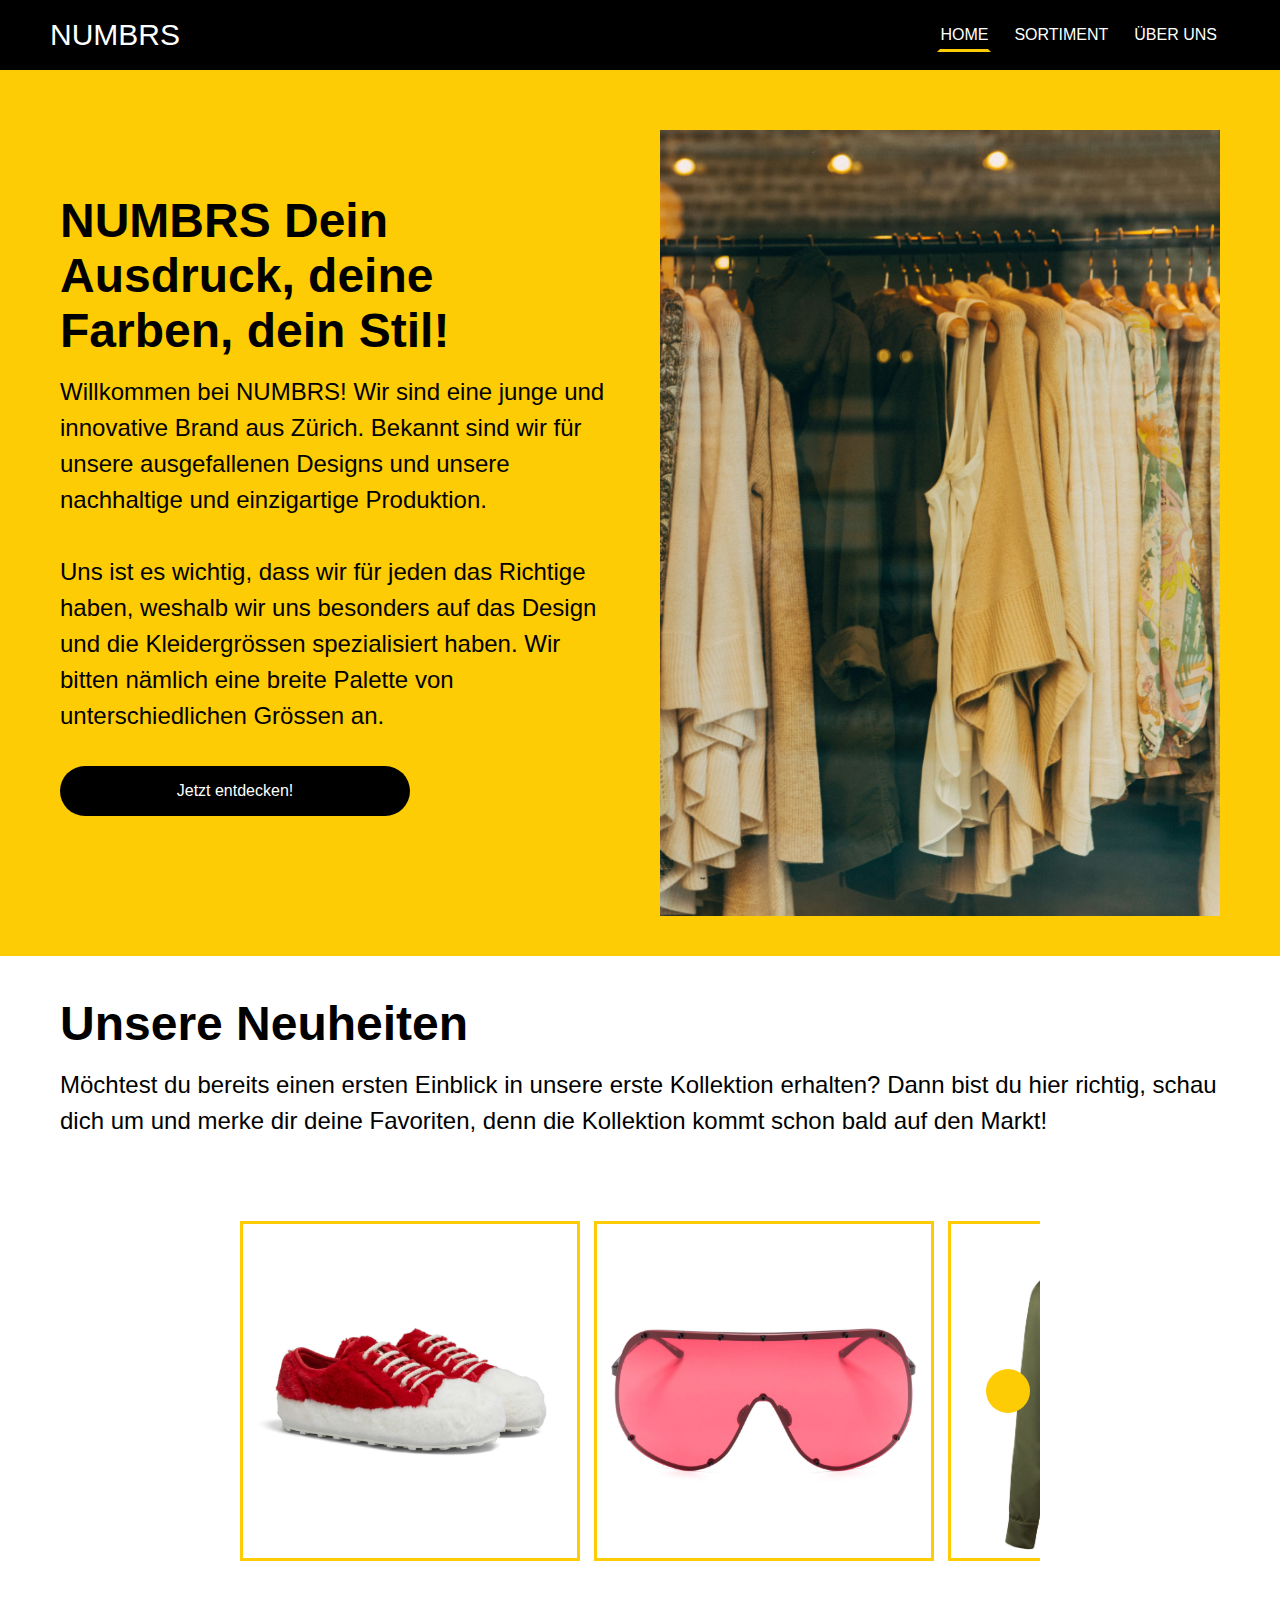
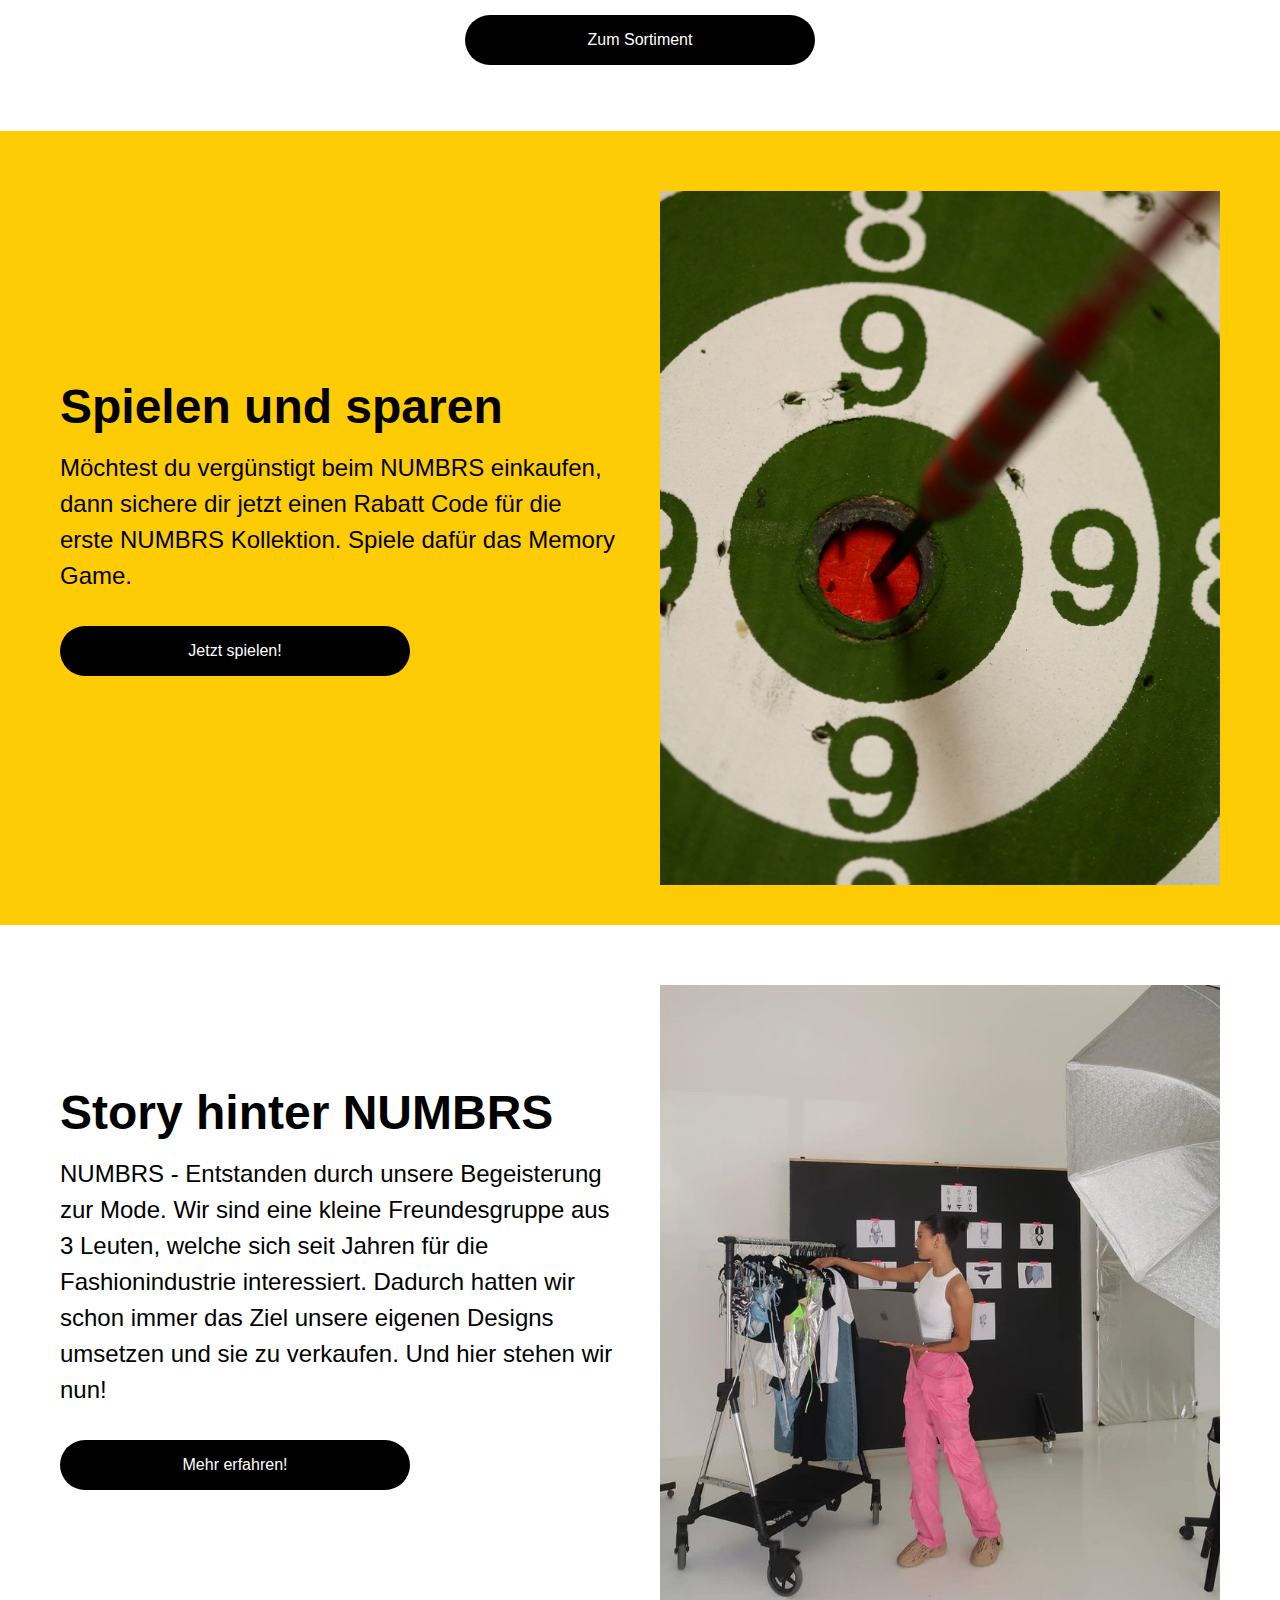
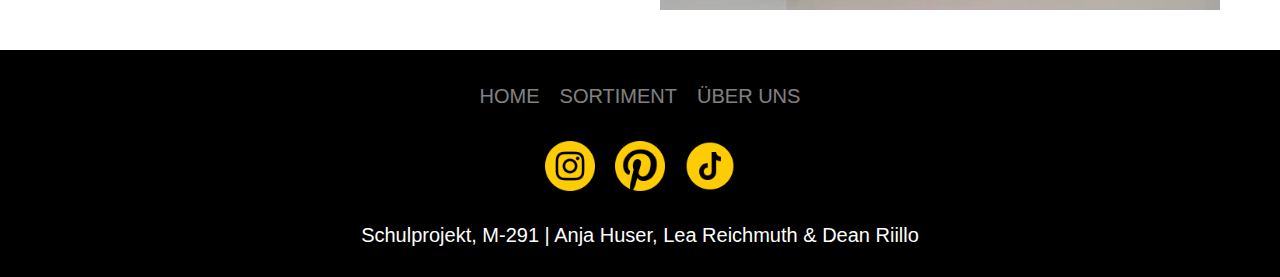
<file: index.html>
<!DOCTYPE html>
<html lang="en">
  <head>
    <!-- Meta Daten -->
    <meta charset="UTF-8" />
    <meta http-equiv="X-UA-Compatible" content="IE=edge" />
    <meta name="viewport" content="width=device-width, initial-scale=1.0" />

    <!-- CSS Verlinkungen -->
    <link rel="stylesheet" href="./css/common.css" />
    <link rel="stylesheet" href="./css/index.css" />

    <!-- JS Verlinkungen -->
    <script src="./js/index.js" defer></script>
    <title>NUMBRS Webshop</title>
  </head>
  <body>
    <header>
      <!-- Navigation -->
      <div class="logo">
        <a href="index.html">NUMBRS</a>
      </div>
      <input type="checkbox" id="nav_check" hidden />
      <nav>
        <ul class="navigation">
          <li>
            <a href="index.html" class="active">Home</a>
          </li>
          <li>
            <a href="sortiment.html">Sortiment</a>
          </li>
          <li>
            <a href="ueberuns.html">Über uns</a>
          </li>
        </ul>
      </nav>
      <label for="nav_check" class="hamburger">
        <div></div>
        <div></div>
        <div></div>
      </label>
    </header>

    <!-- Start Text und Bild -->
    <section class="section_yellow">
      <div class="container_yellow">
        <div class="column-left">
          <h1>NUMBRS Dein Ausdruck, deine Farben, dein Stil!</h1>
          <p>
            Willkommen bei NUMBRS! Wir sind eine junge und innovative Brand aus
            Zürich. Bekannt sind wir für unsere ausgefallenen Designs und unsere
            nachhaltige und einzigartige Produktion.
            <br /><br />
            Uns ist es wichtig, dass wir für jeden das Richtige haben, weshalb
            wir uns besonders auf das Design und die Kleidergrössen
            spezialisiert haben. Wir bitten nämlich eine breite Palette von
            unterschiedlichen Grössen an.
          </p>
          <button class="button_2">
            <a class="button_2" href="index.html#anker1">Jetzt entdecken!</a>
          </button>
          <br />
        </div>
        <div class="column-right">
          <img
            class="image_yellow"
            src="./images/Header_Bild_2.jpg"
            alt="illustration"
          />
        </div>
      </div>
    </section>

    <!-- Neuheiten / Sortiment-->
    <section class="neuheit-slider" id="anker1">
      <section class="section_white">
        <div class="container_white">
          <div class="column-left">
            <h1>Unsere Neuheiten</h1>
            <p>
              Möchtest du bereits einen ersten Einblick in unsere erste
              Kollektion erhalten? Dann bist du hier richtig, schau dich um und
              merke dir deine Favoriten, denn die Kollektion kommt schon bald
              auf den Markt!
            </p>
          </div>
        </div>
      </section>

      <!-- Slideshow -->
      <section class="slideshow-container">
        <div class="slideshow-inner">
          <section>
            <div class="wrapper">
              <i id="left" class="fa-solid fa-angle-left"></i>
              <div class="carousel">
                <img
                  src="./images/numbrs kickz.webp"
                  alt="img"
                  draggable="false"
                />
                <img
                  src="./images/numbrs glasses.webp"
                  alt="img"
                  draggable="false"
                />
                <img
                  src="./images/numbrs jacket.webp"
                  alt="img"
                  draggable="false"
                />
                <img
                  src="./images/numbrs denim 2.png"
                  alt="img"
                  draggable="false"
                />
                <img
                  src="./images/numbrs sweater.png"
                  alt="img"
                  draggable="false"
                />
                <img
                  src="./images/numbrs shorts.webp"
                  alt="img"
                  draggable="false"
                />
                <img
                  src="./images/numbrs cases.webp"
                  alt="img"
                  draggable="false"
                />
                <img
                  src="./images/numbrs paris.png"
                  alt="img"
                  draggable="false"
                />
                <img
                  src="./images/numbrs Denim 1.webp"
                  alt="img"
                  draggable="false"
                />
              </div>
              <i id="right" class="fa-solid fa-angle-right"></i>
            </div>
            <br />
            <br />
            <br />
          </section>
          <button class="button_1">
            <a class="button_1" href="sortiment.html">Zum Sortiment</a>
          </button>
          <br />
          <br />
          <br />
        </div>
      </section>
    </section>

    <!-- Spielen und sparen -->
    <section class="section_yellow">
      <div class="container_yellow">
        <div class="column-left">
          <h1>Spielen und sparen</h1>
          <p>
            Möchtest du vergünstigt beim NUMBRS einkaufen, dann sichere dir
            jetzt einen Rabatt Code für die erste NUMBRS Kollektion. Spiele
            dafür das Memory Game.
          </p>
          <button class="button_2">
            <a class="button_2" href="ueberuns.html">Jetzt spielen!</a>
          </button>
        </div>
        <div class="column-right">
          <img
            src="./images/spielen.jpg"
            alt="illustration"
            class="image_yellow"
          />
        </div>
      </div>
    </section>

    <!-- Team / Über uns -->
    <section class="section_white">
      <div class="container_white">
        <div class="column-left">
          <h1>Story hinter NUMBRS</h1>
          <p>
            NUMBRS - Entstanden durch unsere Begeisterung zur Mode. Wir sind
            eine kleine Freundesgruppe aus 3 Leuten, welche sich seit Jahren für
            die Fashionindustrie interessiert. Dadurch hatten wir schon immer
            das Ziel unsere eigenen Designs umsetzen und sie zu verkaufen. Und
            hier stehen wir nun!
          </p>
          <button class="button_1">
            <a class="button_1" href="ueberuns.html#anker2">Mehr erfahren!</a>
          </button>
        </div>
        <div class="column-right">
          <img
            src="./images/Team_Bild_1.jpg"
            alt="illustration"
            class="image_white"
          />
        </div>
      </div>
    </section>

    <!-- Footer -->
    <footer class="footer">
      <!-- Page Links -->
      <ul class="menu">
        <li class="menu-elem">
          <a href="index.html" class="menu-icon">HOME</a>
        </li>
        <li class="menu-elem">
          <a href="sortiment.html" class="menu-icon">SORTIMENT</a>
        </li>
        <li class="menu-elem">
          <a href="ueberuns.html" class="menu-icon">ÜBER UNS</a>
        </li>
      </ul>
      <br />
      <!-- Social Media Icons -->
      <ul class="social-icons">
        <li class="social-icon">
          <a href="https://www.instagram.com/numbrsbydean/" class="app-icon">
            <img src="./images/instagram.png" alt="Instagram" />
          </a>
        </li>
        <li class="social-icon">
          <a href="https://ch.pinterest.com/deanischcool/" class="app-icon">
            <img src="./images/pinterest-logo.png" alt="Pinterest" />
          </a>
        </li>
        <li class="social-icon">
          <a href="https://www.tiktok.com/@punx_club" class="app-icon">
            <img src="./images/tick-tack.png" alt="Tik Tok" />
          </a>
        </li>
      </ul>
      <br />
      <p class="text_footer">
        Schulprojekt, M-291 | Anja Huser, Lea Reichmuth & Dean Riillo
      </p>
    </footer>
  </body>
</html>
</file>
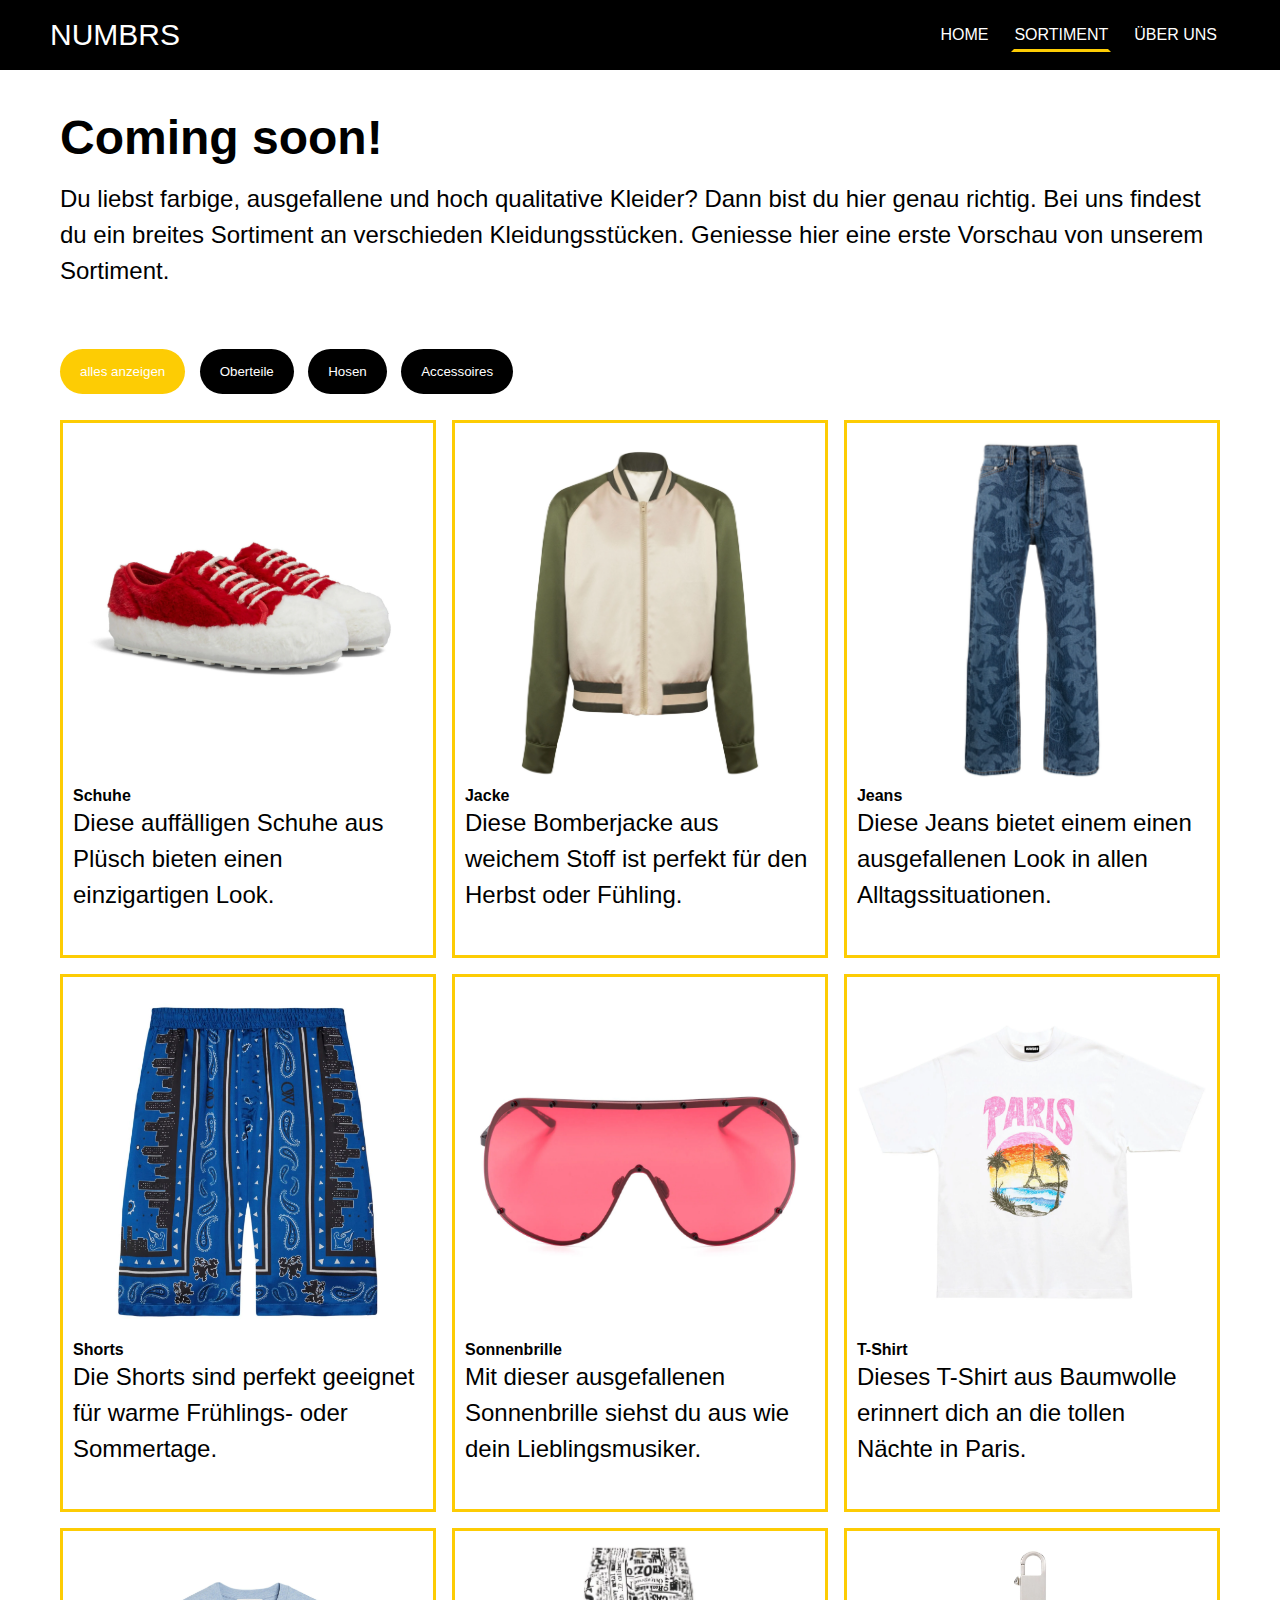
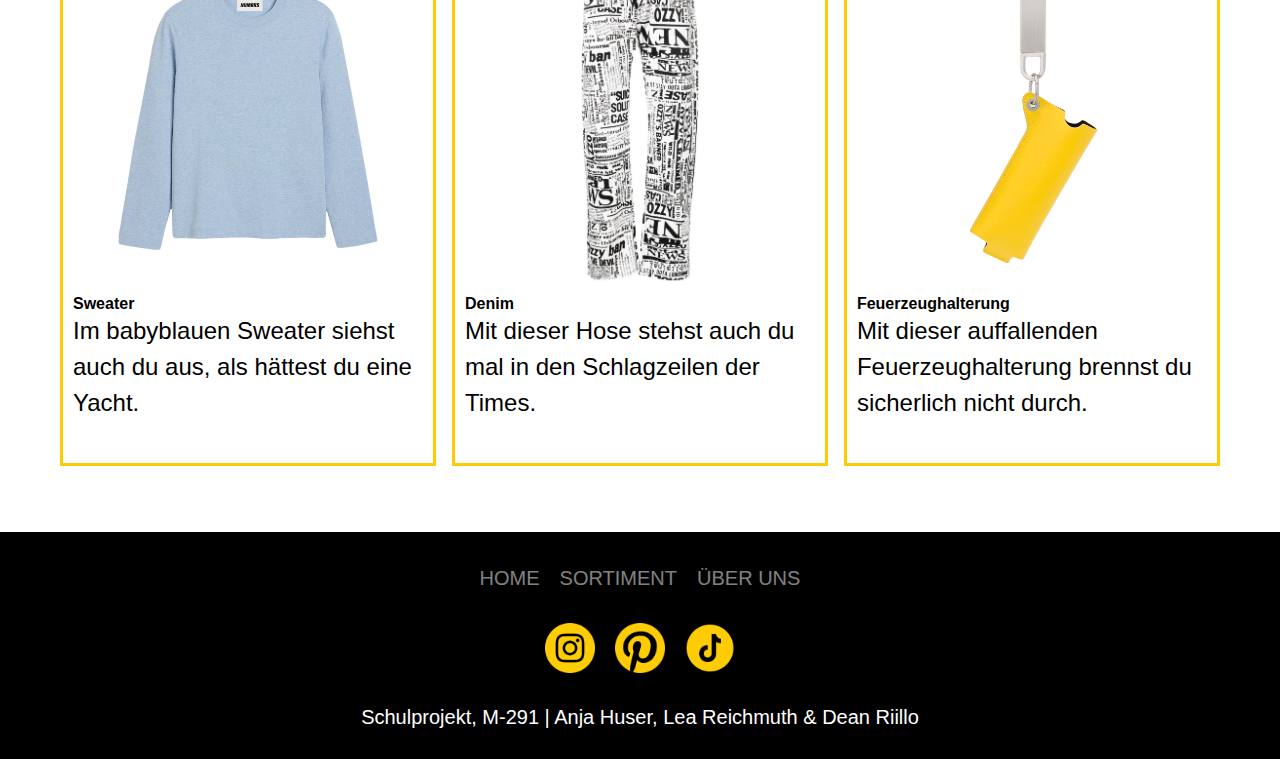
<file: sortiment.html>
<!DOCTYPE html>
<html lang="en">
  <head>
    <!-- Meta Daten -->
    <meta charset="UTF-8" />
    <meta http-equiv="X-UA-Compatible" content="IE=edge" />
    <meta name="viewport" content="width=device-width, initial-scale=1.0" />
    
    <!-- CSS Verlinkungen -->
    <link rel="stylesheet" href="./css/common.css" />
    <link rel="stylesheet" href="./css/sortiment.css" />

    <!-- JS Verlinkungen -->
    <script src="./js/sortiment.js" defer></script>
    <title>NUMBRS Webshop</title>
  </head>
  <body>
    <header>
      <!-- Navigation -->
      <div class="logo">
        <a href="index.html">NUMBRS</a>
      </div>
      <input type="checkbox" id="nav_check" hidden />
      <nav>
        <ul class="navigation">
          <li>
            <a href="index.html">Home</a>
          </li>
          <li>
            <a href="sortiment.html" class="active">Sortiment</a>
          </li>
          <li>
            <a href="ueberuns.html">Über uns</a>
          </li>
        </ul>
      </nav>
      <label for="nav_check" class="hamburger">
        <div></div>
        <div></div>
        <div></div>
      </label>
    </header>

    <!-- Text -->
    <div class="main">
    <section class="section_white">
      <div class="container_white">
        <div class="column-left">
          <h1>Coming soon!</h1>
          <p>
            Du liebst farbige, ausgefallene und hoch qualitative Kleider? Dann bist du hier genau richtig. Bei uns findest du ein breites Sortiment an verschieden Kleidungsstücken. Geniesse hier eine erste Vorschau von unserem Sortiment. 
          </p>
      <br />

      <!-- Filter Funktion -->
      <div id="btnContainer">
        <button class="btn active" onclick="filterSelection('all')">
          alles anzeigen
        </button>
        <button class="btn" onclick="filterSelection('oberteile')">
          Oberteile
        </button>
        <button class="btn" onclick="filterSelection('hosen')">Hosen</button>
        <button class="btn" onclick="filterSelection('accessoires')">
          Accessoires
        </button>
      </div>

      <!-- Sortiment -->
      <div class="row">
        <div class="column accessoires">
          <div class="content">
            <img
              src="images/numbrs kickz.webp"
              alt="Schuhe"
              style="width: 100%"
            />
            <h4>Schuhe</h4>
            <p>Diese auffälligen Schuhe aus Plüsch bieten einen einzigartigen Look.</p>
          </div>
        </div>
        <div class="column oberteile">
          <div class="content">
            <img
              src="images/numbrs jacket.webp"
              alt="Jacke"
              style="width: 100%"
            />
            <h4>Jacke</h4>
            <p>Diese Bomberjacke aus weichem Stoff ist perfekt für den Herbst oder Fühling. </p>
          </div>
        </div>
        <div class="column hosen">
          <div class="content">
            <img
              src="images/numbrs denim 2.png"
              alt="Jeans"
              style="width: 100%"
            />
            <h4>Jeans</h4>
            <p>Diese Jeans bietet einem einen ausgefallenen Look in allen Alltagssituationen.</p>
          </div>
        </div>

        <div class="column hosen">
          <div class="content">
            <img
              src="images/numbrs shorts.webp"
              alt="Shorts"
              style="width: 100%"
            />
            <h4>Shorts</h4>
            <p>Die Shorts sind perfekt geeignet für warme Frühlings- oder Sommertage.</p>
          </div>
        </div>
        <div class="column accessoires">
          <div class="content">
            <img
              src="images/numbrs glasses.webp"
              alt="Sonnenbrille"
              style="width: 100%"
            />
            <h4>Sonnenbrille</h4>
            <p>Mit dieser ausgefallenen Sonnenbrille siehst du aus wie dein Lieblingsmusiker.</p>
          </div>
        </div>
        <div class="column oberteile">
          <div class="content">
            <img
              src="images/numbrs paris.png"
              alt="T-Shirt"
              style="width: 100%"
            />
            <h4>T-Shirt</h4>
            <p>Dieses T-Shirt  aus Baumwolle erinnert dich an die tollen Nächte in Paris.</p>
          </div>
        </div>

        <div class="column oberteile">
          <div class="content">
            <img
              src="images/numbrs sweater.png"
              alt="Sweater"
              style="width: 100%"
            />
            <h4>Sweater</h4>
            <p>Im babyblauen Sweater siehst auch du aus, als hättest du eine Yacht.</p>
          </div>
        </div>
        <div class="column hosen">
          <div class="content">
            <img src="images/numbrs Denim 1.webp" alt="Denim" style="width: 100%" />
            <h4>Denim</h4>
            <p>Mit dieser Hose stehst auch du mal in den Schlagzeilen der Times.</p>
          </div>
        </div>
        <div class="column accessoires">
          <div class="content">
            <img src="images/numbrs cases.webp" alt="Feuerzeughalterung" style="width: 100%" />
            <h4>Feuerzeughalterung</h4>
            <p>Mit dieser auffallenden Feuerzeughalterung brennst du sicherlich nicht durch.</p>
          </div>
        </div>
      </div>
    </div>
  </div>
  </section>
  
  <!-- Footer -->
  <footer class="footer">
    <!-- Page Links -->
    <ul class="menu">
      <li class="menu-elem">
        <a href="index.html" class="menu-icon">HOME</a>
      </li>
      <li class="menu-elem">
        <a href="sortiment.html" class="menu-icon">SORTIMENT</a>
      </li>
      <li class="menu-elem">
        <a href="ueberuns.html" class="menu-icon">ÜBER UNS</a>
      </li>
    </ul>
    <br />
    <!-- Social Media Icons -->
    <ul class="social-icons">
      <li class="social-icon">
        <a href="https://www.instagram.com/numbrsbydean/" class="app-icon">
          <img src="./images/instagram.png" alt="Instagram" />
        </a>
      </li>
      <li class="social-icon">
        <a href="https://ch.pinterest.com/deanischcool/" class="app-icon">
          <img src="./images/pinterest-logo.png" alt="Pinterest" />
        </a>
      </li>
      <li class="social-icon">
        <a href="https://www.tiktok.com/@punx_club" class="app-icon">
          <img src="./images/tick-tack.png" alt="Tik Tok" />
        </a>
      </li>
    </ul>
    <br />
    <p class="text_footer">
      Schulprojekt, M-291 | Anja Huser, Lea Reichmuth & Dean Riillo
    </p>
  </footer>
</body>
</html>
</file>
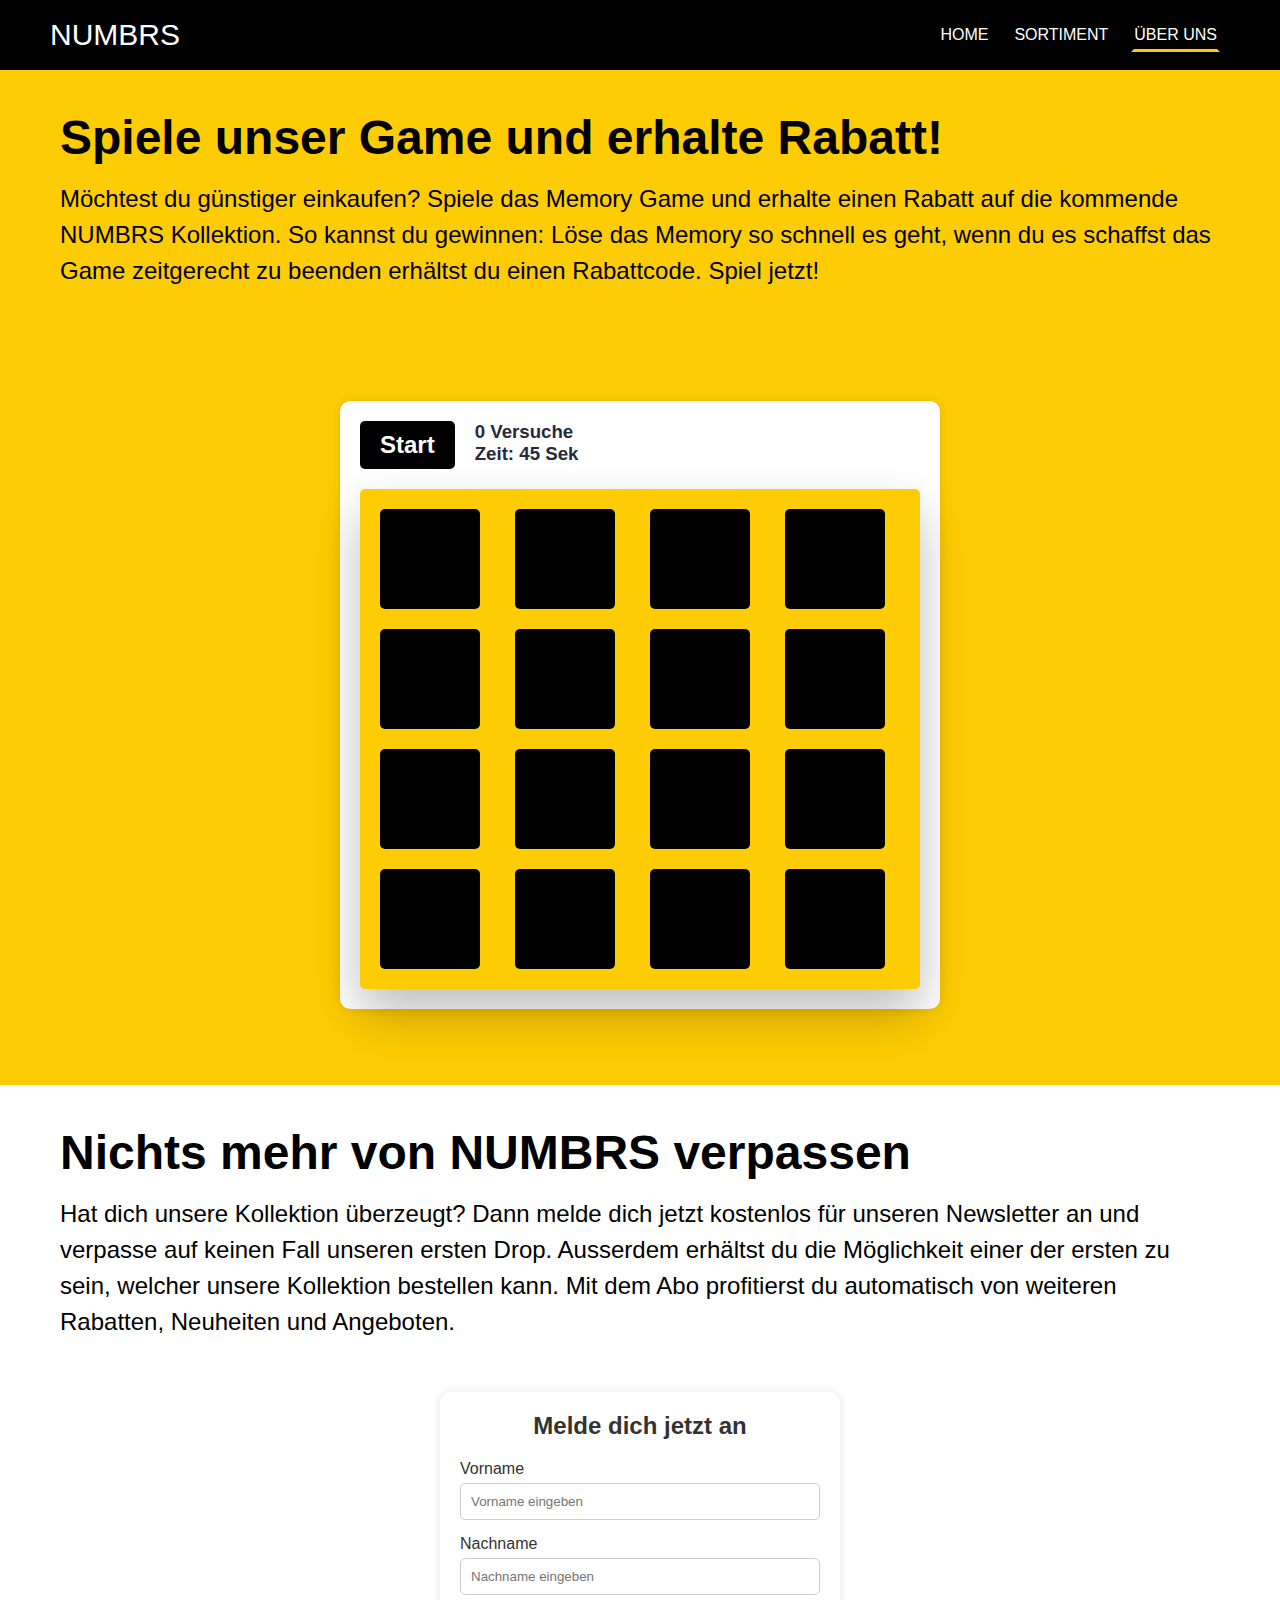
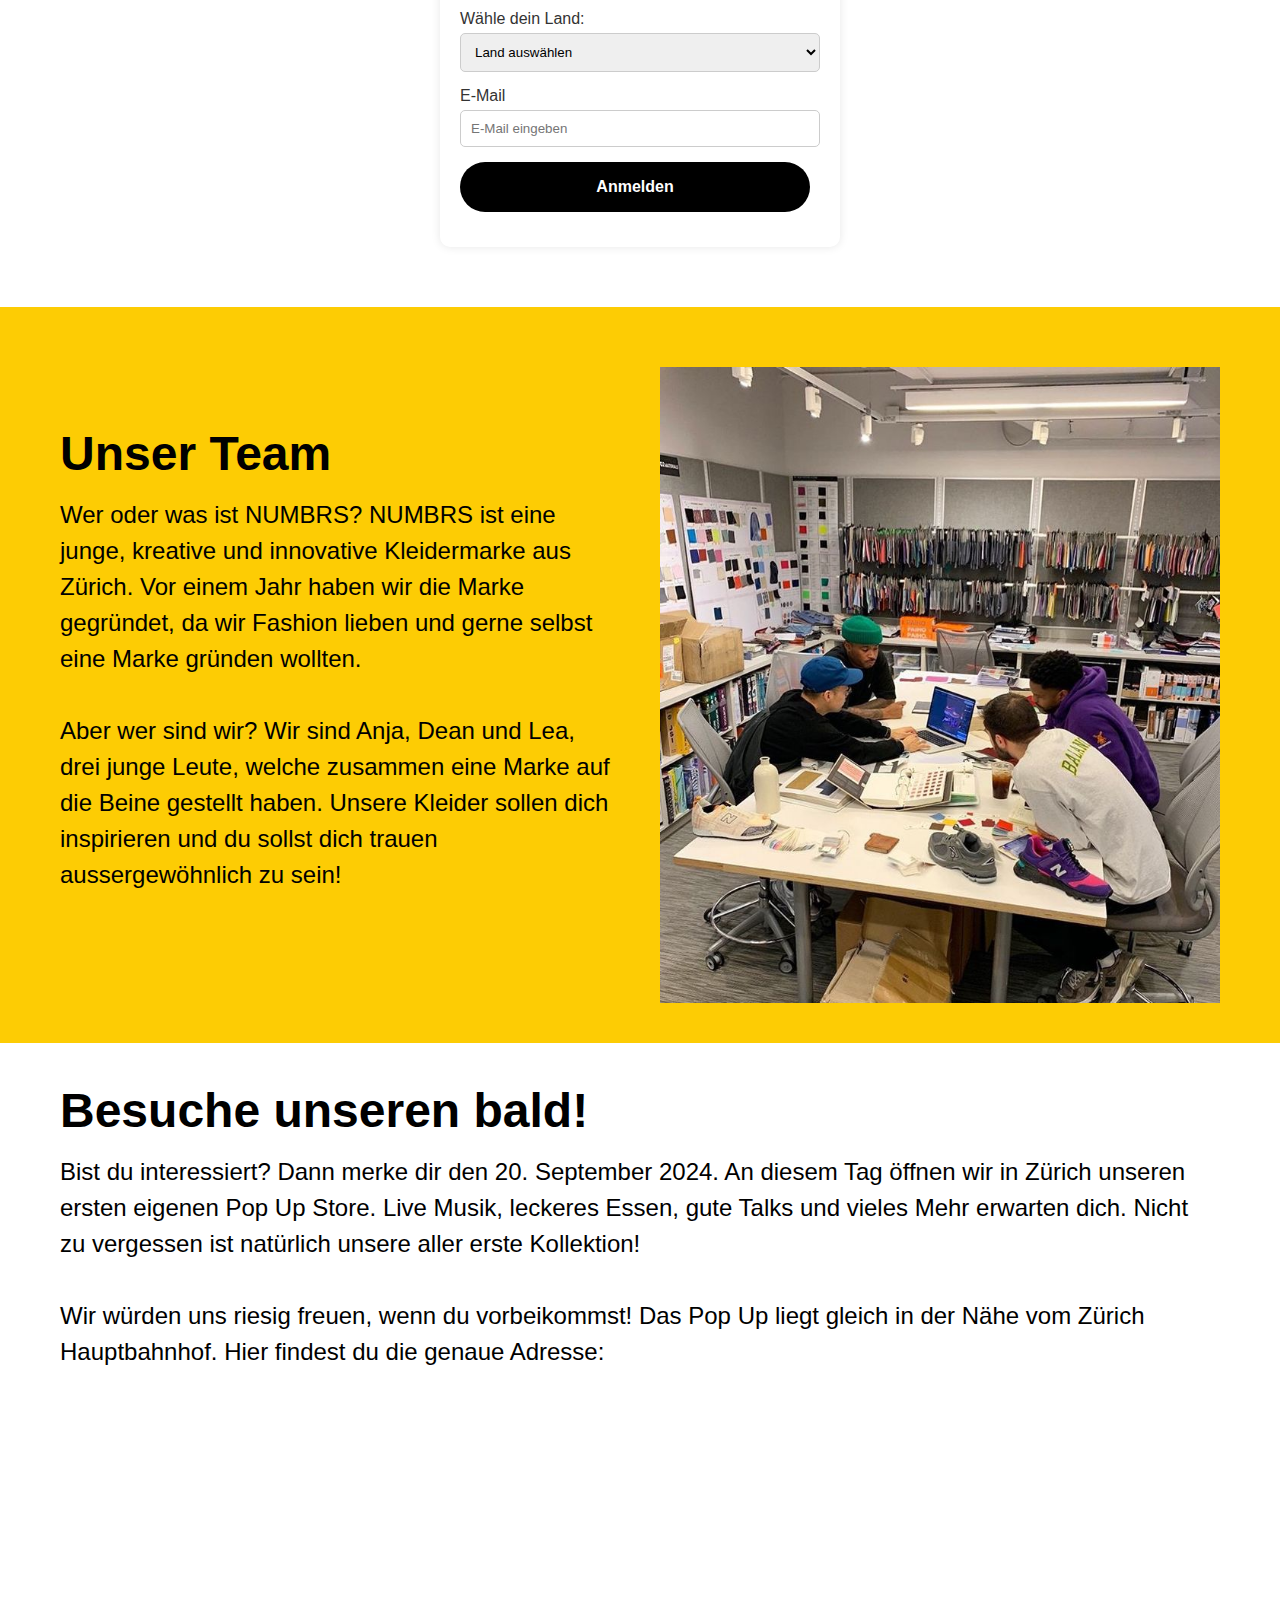
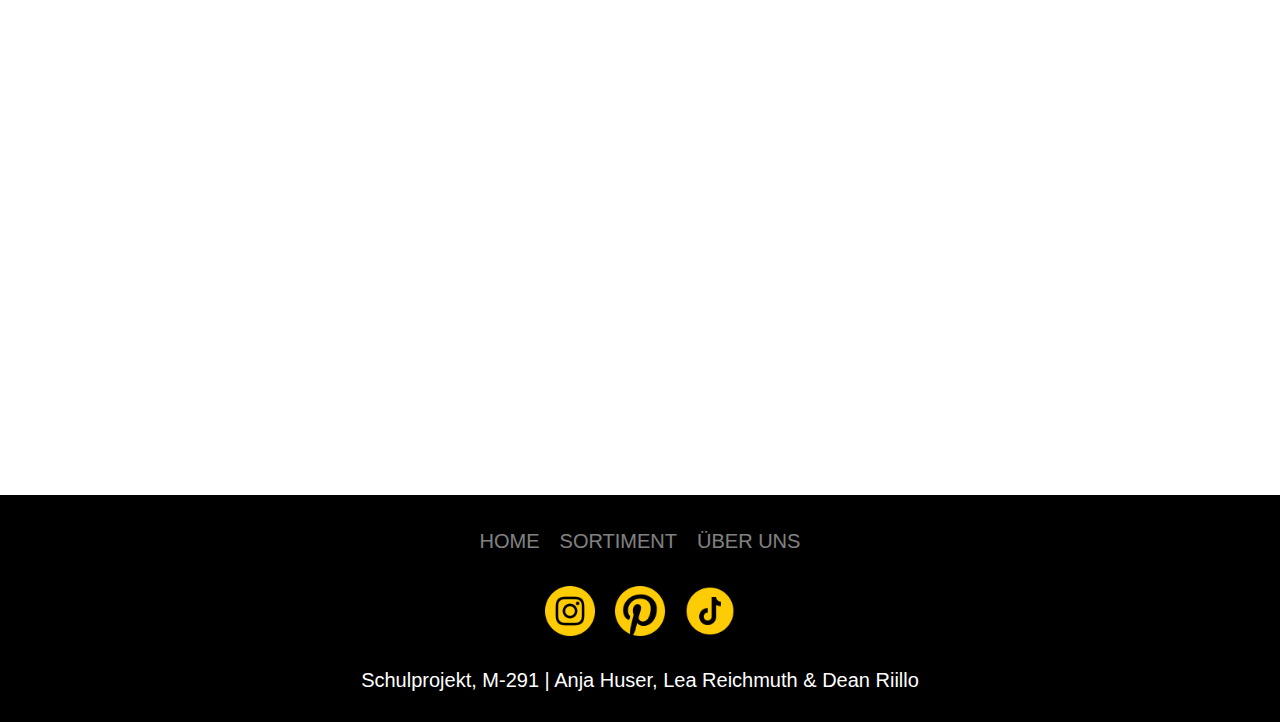
<file: ueberuns.html>
<!DOCTYPE html>
<html lang="en">
  <head>
    <!-- Metadata für die HTML-Seite -->
    <meta charset="UTF-8" />
    <meta http-equiv="X-UA-Compatible" content="IE=edge" />
    <meta name="viewport" content="width=device-width, initial-scale=1.0" />
    
    <!-- Einbindung von CSS-Dateien -->
    <link rel="stylesheet" href="./css/common.css" />
    <link rel="stylesheet" href="./css/ueberuns.css" />
    <link rel="stylesheet" href="./css/game.css" />

    <!-- Einbindung von JavaScript-Dateien -->
    <script src="./js/ueberuns.js" defer></script>
    <script src="./js/databaseClient.js" defer></script>
    <script src="./js/game.js" defer></script>
    <title>NUMBRS Webshop</title>
  </head>
  <body>
    <header>
      <!-- Logo und Navigation -->
      <div class="logo">
        <a href="index.html">NUMBRS</a>
      </div>
      <input type="checkbox" id="nav_check" hidden />
      <nav>
        <ul class="navigation">
          <li>
            <a href="index.html">Home</a>
          </li>
          <li>
            <a href="sortiment.html">Sortiment</a>
          </li>
          <li>
            <a href="ueberuns.html" class="active">Über uns</a>
          </li>
        </ul>
      </nav>
      <label for="nav_check" class="hamburger">
        <div></div>
        <div></div>
        <div></div>
      </label>
    </header>

    <!-- Textinfo für Game -->
    <section class="section_yellow">
      <div class="container_yellow">
        <div class="column-left">
          <h1>Spiele unser Game und erhalte Rabatt!</h1>
          <p>
            Möchtest du günstiger einkaufen? Spiele das Memory Game und erhalte einen Rabatt auf die kommende NUMBRS Kollektion. So kannst du gewinnen: Löse das Memory so schnell es geht, wenn du es schaffst das Game zeitgerecht zu beenden erhältst du einen Rabattcode. Spiel jetzt!
          </p>
        </div>
      </div>
    </section>

    <!-- Game -->
    <section class="section_yellow">
      <div class="container_yellow">
        <div class="column-left">
          <div class="game">
            <!-- Start Button und Counter -->
            <div class="controls">
              <button>Start</button>
              <div class="stats">
                <div class="moves">0 Versuche</div>
                <div class="timer">Zeit: 45 Sek</div>
              </div>
            </div>
            <!-- Board für gewinnen und verlieren -->
            <div class="board-container">
              <div class="board" data-dimension="4"></div>
              <div class="win">Du hast gewonnen!</div>
              <div class="lose win">
                <span class="lose-text">
                  Du hast verloren!<br />
                  <button class="restart">Neustart</button>
                </span>
              </div>
            </div>
          </div>
        </div>
      </div>
    </br>
  </br>
    </section>

    <!-- Textinfo für Newsletteranmeldung -->
    <section class="section_white">
      <div class="container_white">
        <div class="column-left">
          <h1>Nichts mehr von NUMBRS verpassen</h1>
          <p>
            Hat dich unsere Kollektion überzeugt? Dann melde dich jetzt kostenlos für unseren Newsletter an und verpasse auf keinen Fall unseren ersten Drop. Ausserdem erhältst du die Möglichkeit einer der ersten zu sein, welcher unsere Kollektion bestellen kann. Mit dem Abo profitierst du automatisch von weiteren Rabatten, Neuheiten und Angeboten.
          </p>

          <!-- Newsletteranmeldung -->
          <div id="newsletter-wrapper">
            <div id="newsletter-container">
              <h2 id="newsletter-heading">Melde dich jetzt an</h2>
              <!-- Vorname-->
              <form id="newsletter_form">
                <div class="form-group">
                  <label for="firstName">Vorname</label>
                  <input
                    type="text"
                    id="firstName"
                    class="input-field"
                    placeholder="Vorname eingeben"
                  />
                </div>
                <!-- Nachname-->
                <div class="form-group">
                  <label for="lastName">Nachname</label>
                  <input
                    type="text"
                    id="lastName"
                    class="input-field"
                    placeholder="Nachname eingeben"
                  />
                </div>
                <!-- Länderauswahl-->
                <div class="form-group">
                  <label for="country">Wähle dein Land:</label>
                  <select id="country" class="input-field" name="country">
                    <option value="default">Land auswählen</option>
                    <option value="afghanistan">Afghanistan</option>
                    <option value="ägypten">Ägypten</option>
                    <option value="albanien">Albanien</option>
                    <option value="algerien">Algerien</option>
                    <option value="andorra">Andorra</option>
                    <option value="angola">Angola</option>
                    <option value="antigua_und_barbuda">
                      Antigua und Barbuda
                    </option>
                    <option value="äquatorialguinea">Äquatorialguinea</option>
                    <option value="argentinien">Argentinien</option>
                    <option value="armenien">Armenien</option>
                    <option value="aserbaidschan">Aserbaidschan</option>
                    <option value="äthiopien">Äthiopien</option>
                    <option value="australien">Australien</option>
                    <option value="bahamas">Bahamas</option>
                    <option value="bahrain">Bahrain</option>
                    <option value="bangladesch">Bangladesch</option>
                    <option value="barbados">Barbados</option>
                    <option value="belgien">Belgien</option>
                    <option value="belize">Belize</option>
                    <option value="benin">Benin</option>
                    <option value="bhutan">Bhutan</option>
                    <option value="bolivien">Bolivien</option>
                    <option value="bosnien_und_herzegowina">
                      Bosnien und Herzegowina
                    </option>
                    <option value="botswana">Botswana</option>
                    <option value="brasilien">Brasilien</option>
                    <option value="brunei">Brunei</option>
                    <option value="bulgarien">Bulgarien</option>
                    <option value="burkina_faso">Burkina Faso</option>
                    <option value="burundi">Burundi</option>
                    <option value="chile">Chile</option>
                    <option value="china">China</option>
                    <option value="costa_rica">Costa Rica</option>
                    <option value="dänemark">Dänemark</option>
                    <option value="deutschland">Deutschland</option>
                    <option value="dominikana">Dominikanische Republik</option>
                    <option value="dschibuti">Dschibuti</option>
                    <option value="ecuador">Ecuador</option>
                    <option value="el_salvador">El Salvador</option>
                    <option value="elfenbeinküste">Elfenbeinküste</option>
                    <option value="eritrea">Eritrea</option>
                    <option value="estland">Estland</option>
                    <option value="fidschi">Fidschi</option>
                    <option value="finnland">Finnland</option>
                    <option value="frankreich">Frankreich</option>
                    <option value="gabun">Gabun</option>
                    <option value="gambia">Gambia</option>
                    <option value="georgien">Georgien</option>
                    <option value="ghana">Ghana</option>
                    <option value="grenada">Grenada</option>
                    <option value="griechenland">Griechenland</option>
                    <option value="guatemala">Guatemala</option>
                    <option value="guinea">Guinea</option>
                    <option value="guinea_bissau">Guinea-Bissau</option>
                    <option value="guyana">Guyana</option>
                    <option value="haiti">Haiti</option>
                    <option value="honduras">Honduras</option>
                    <option value="indien">Indien</option>
                    <option value="indonesien">Indonesien</option>
                    <option value="irak">Irak</option>
                    <option value="iran">Iran</option>
                    <option value="irland">Irland</option>
                    <option value="island">Island</option>
                    <option value="israel">Israel</option>
                    <option value="italien">Italien</option>
                    <option value="jamaika">Jamaika</option>
                    <option value="japan">Japan</option>
                    <option value="jemen">Jemen</option>
                    <option value="jordanien">Jordanien</option>
                    <option value="kambodscha">Kambodscha</option>
                    <option value="kamerun">Kamerun</option>
                    <option value="kanada">Kanada</option>
                    <option value="kap_verde">Kap Verde</option>
                    <option value="kasachstan">Kasachstan</option>
                    <option value="katar">Katar</option>
                    <option value="kenia">Kenia</option>
                    <option value="kirgisistan">Kirgisistan</option>
                    <option value="kiribati">Kiribati</option>
                    <option value="kolumbien">Kolumbien</option>
                    <option value="komoren">Komoren</option>
                    <option value="kongo">Kongo</option>
                    <option value="korea">
                      Korea, Demokratische Volksrepublik
                    </option>
                    <option value="korea_republik">Korea, Republik</option>
                    <option value="kosovo">Kosovo</option>
                    <option value="kroatien">Kroatien</option>
                    <option value="kuba">Kuba</option>
                    <option value="kuwait">Kuwait</option>
                    <option value="laos">Laos</option>
                    <option value="lesotho">Lesotho</option>
                    <option value="lettland">Lettland</option>
                    <option value="libanon">Libanon</option>
                    <option value="liberia">Liberia</option>
                    <option value="libyen">Libyen</option>
                    <option value="liechtenstein">Liechtenstein</option>
                    <option value="litauen">Litauen</option>
                    <option value="luxemburg">Luxemburg</option>
                    <option value="madagaskar">Madagaskar</option>
                    <option value="malawi">Malawi</option>
                    <option value="malaysia">Malaysia</option>
                    <option value="malediven">Malediven</option>
                    <option value="mali">Mali</option>
                    <option value="malta">Malta</option>
                    <option value="marokko">Marokko</option>
                    <option value="marshallinseln">Marshallinseln</option>
                    <option value="mauretanien">Mauretanien</option>
                    <option value="mauritius">Mauritius</option>
                    <option value="mazedonien">Mazedonien</option>
                    <option value="mexiko">Mexiko</option>
                    <option value="mikronesien">Mikronesien</option>
                    <option value="moldau">Moldau</option>
                    <option value="monaco">Monaco</option>
                    <option value="mongolei">Mongolei</option>
                    <option value="montenegro">Montenegro</option>
                    <option value="mosambik">Mosambik</option>
                    <option value="myanmar">Myanmar</option>
                    <option value="namibia">Namibia</option>
                    <option value="nauru">Nauru</option>
                    <option value="nepal">Nepal</option>
                    <option value="neuseeland">Neuseeland</option>
                    <option value="nicaragua">Nicaragua</option>
                    <option value="niederlande">Niederlande</option>
                    <option value="niger">Niger</option>
                    <option value="nigeria">Nigeria</option>
                    <option value="norwegen">Norwegen</option>
                    <option value="oman">Oman</option>
                    <option value="österreich">Österreich</option>
                    <option value="osttimor">Osttimor</option>
                    <option value="pakistan">Pakistan</option>
                    <option value="palästina">Palästina</option>
                    <option value="palau">Palau</option>
                    <option value="panama">Panama</option>
                    <option value="papua_neuguinea">Papua-Neuguinea</option>
                    <option value="paraguay">Paraguay</option>
                    <option value="peru">Peru</option>
                    <option value="philippinen">Philippinen</option>
                    <option value="polen">Polen</option>
                    <option value="portugal">Portugal</option>
                    <option value="ruanda">Ruanda</option>
                    <option value="rumänien">Rumänien</option>
                    <option value="russland">Russland</option>
                    <option value="salomonen">Salomonen</option>
                    <option value="sambia">Sambia</option>
                    <option value="samoa">Samoa</option>
                    <option value="san_marino">San Marino</option>
                    <option value="são_tomé_und_príncipe">
                      São Tomé und Príncipe
                    </option>
                    <option value="saudi_arabien">Saudi-Arabien</option>
                    <option value="schweden">Schweden</option>
                    <option value="schweiz">Schweiz</option>
                    <option value="senegal">Senegal</option>
                    <option value="serbien">Serbien</option>
                    <option value="seychellen">Seychellen</option>
                    <option value="sierra_leone">Sierra Leone</option>
                    <option value="singapur">Singapur</option>
                    <option value="slowakei">Slowakei</option>
                    <option value="slowenien">Slowenien</option>
                    <option value="somalia">Somalia</option>
                    <option value="spanien">Spanien</option>
                    <option value="sri_lanka">Sri Lanka</option>
                    <option value="staat_papst">Staat Vatikanstadt</option>
                    <option value="südafrika">Südafrika</option>
                    <option value="sudan">Sudan</option>
                    <option value="südsudan">Südsudan</option>
                    <option value="suriname">Suriname</option>
                    <option value="syrien">Syrien</option>
                    <option value="tadschikistan">Tadschikistan</option>
                    <option value="tansania">Tansania</option>
                    <option value="thailand">Thailand</option>
                    <option value="togo">Togo</option>
                    <option value="tonga">Tonga</option>
                    <option value="trinidad_und_tobago">
                      Trinidad und Tobago
                    </option>
                    <option value="tschechien">Tschechien</option>
                    <option value="tschad">Tschad</option>
                    <option value="tunesien">Tunesien</option>
                    <option value="türkei">Türkei</option>
                    <option value="turkmenistan">Turkmenistan</option>
                    <option value="tuvalu">Tuvalu</option>
                    <option value="uganda">Uganda</option>
                    <option value="ukraine">Ukraine</option>
                    <option value="ungarn">Ungarn</option>
                    <option value="uruguay">Uruguay</option>
                    <option value="usbekistan">Usbekistan</option>
                    <option value="vanuatu">Vanuatu</option>
                    <option value="venezuela">Venezuela</option>
                    <option value="vereinigte_arabische_emirate">
                      Vereinigte Arabische Emirate
                    </option>
                    <option value="vereinigte_staaten">
                      Vereinigte Staaten
                    </option>
                    <option value="vietnam">Vietnam</option>
                    <option value="weißrussland">Weißrussland</option>
                    <option value="zentralafrikanische_republik">
                      Zentralafrikanische Republik
                    </option>
                    <option value="zypern">Zypern</option>
                    <option value="äquatorialguinea">Äquatorialguinea</option>
                    <option value="el_salvador">El Salvador</option>
                    <option value="demokratische_republik_kongo">
                      Demokratische Republik Kongo
                    </option>
                    <option value="myanmar">Myanmar</option>
                    <option value="vereinigtes_königreich">
                      Vereinigtes Königreich
                    </option>
                    <option value="montenegro">Montenegro</option>
                    <option value="tschechische_republik">
                      Tschechische Republik
                    </option>
                    <option value="vatican_city">Vatikanstadt</option>
                    <option value="west_sahara">West-Sahara</option>
                    <option value="somaliland">Somaliland</option>
                    <option value="kosovo">Kosovo</option>
                    <option value="taiwan">Taiwan</option>
                  </select>
                </div>
                <!-- E-Mail -->
                <div class="form-group">
                  <label for="email">E-Mail</label>
                  <input
                    type="email"
                    id="email"
                    class="input-field"
                    placeholder="E-Mail eingeben"
                  />
                </div>
                <!-- Anmelden Button -->
                <div class="form-group">
                  <button type="submit" class="button_1" class="input-field">
                    Anmelden
                  </button>
                </div>
                <!-- Spinner Loading -->
                <div id="spinner" style="display: none">Loading...</div>
              </form>
            </div>
          </div>
        </div>
      </div>
    </section>

    <!-- Team -->
    <section class="section_yellow" id="anker2">
      <div class="container_yellow">
        <div class="column-left">
          <h1>Unser Team</h1>
          <p>
            Wer oder was ist NUMBRS? NUMBRS ist eine junge, kreative und innovative Kleidermarke aus Zürich. Vor einem Jahr haben wir die Marke gegründet, da wir Fashion lieben und gerne selbst eine Marke gründen wollten.
            <br />
            <br />
            Aber wer sind wir? Wir sind Anja, Dean und Lea, drei junge Leute, welche zusammen eine Marke auf die Beine gestellt haben. Unsere Kleider sollen dich inspirieren und du sollst dich trauen aussergewöhnlich zu sein!
          </p>
        </div>
        <div class="column-right">
          <img
            src="./images/Team_Bild_2.jpg"
            alt="illustration"
            class="image_yellow"
          />
        </div>
      </div>
    </section>

    <!-- Info Pop Up -->
    <section class="section_white">
      <div class="container_white">
        <div class="column-left">
          <h1>Besuche unseren bald!</h1>
          <p>
            Bist du interessiert? Dann merke dir den 20. September 2024. An diesem Tag öffnen wir in Zürich unseren ersten eigenen Pop Up Store. Live Musik, leckeres Essen, gute Talks und vieles Mehr erwarten dich. Nicht zu vergessen ist natürlich unsere aller erste Kollektion!
            <br />
            <br />
            Wir würden uns riesig freuen, wenn du vorbeikommst! Das Pop Up liegt gleich in der Nähe vom Zürich Hauptbahnhof. Hier findest du die genaue Adresse:
          </p>
          <!-- Google Maps Karte -->
          <div class="responsive_map">
            <iframe
              src="https://www.google.com/maps/embed?pb=!1m14!1m8!1m3!1d328.09700782429354!2d8.533111712572907!3d47.37901048860287!3m2!1i1024!2i768!4f13.1!3m3!1m2!1s0x47900b04ad2c9d03%3A0xf157b58e51883d1!2sEuropaallee%2024%2C%208004%20Z%C3%BCrich!5e0!3m2!1sde!2sch!4v1717340553073!5m2!1sde!2sch"
            ></iframe>
          </div>
        </div>
      </div>
    </section>

    <!-- Footer  -->
    <footer class="footer">
      <!-- Page Links -->
      <ul class="menu">
        <li class="menu-elem">
          <a href="index.html" class="menu-icon">HOME</a>
        </li>
        <li class="menu-elem">
          <a href="sortiment.html" class="menu-icon">SORTIMENT</a>
        </li>
        <li class="menu-elem">
          <a href="ueberuns.html" class="menu-icon">ÜBER UNS</a>
        </li>
      </ul>
      <br />
      <!-- Social Media Icons -->
      <ul class="social-icons">
        <li class="social-icon">
          <a href="https://www.instagram.com/numbrsbydean/" class="app-icon">
            <img src="./images/instagram.png" alt="Instagram" />
          </a>
        </li>
        <li class="social-icon">
          <a href="https://ch.pinterest.com/deanischcool/" class="app-icon">
            <img src="./images/pinterest-logo.png" alt="Pinterest" />
          </a>
        </li>
        <li class="social-icon">
          <a href="https://www.tiktok.com/@punx_club" class="app-icon">
            <img src="./images/tick-tack.png" alt="Tik Tok" />
          </a>
        </li>
      </ul>
      <br />
      <p class="text_footer">
        Schulprojekt, M-291 | Anja Huser, Lea Reichmuth & Dean Riillo
      </p>
    </footer>
  </body>
</html>
</file>
<file: css/common.css>
/* CSS Code, der für alle Web Pages gleich ist und auf allen Web Pages eingebunden werden muss. */
/* Common Styles */
* {
  padding: 0;
  margin: 0;
  text-decoration: none;
  list-style: none;
  box-sizing: border-box;
  font-family: Arial, Helvetica, sans-serif;
}

/* Header Navigation */
header {
  background: #000000;
  color: #ffffff;
  width: 100%;
  height: 70px;
  display: flex;
  align-items: center;
  justify-content: space-between;
  padding: 0 50px;
}

header .logo {
  font-size: 30px;
  text-transform: uppercase;
  color: #ffffff;
}

header nav ul {
  display: flex;
}

header nav ul li a {
  display: inline-block;
  color: #ffffff;
  padding: 5px 0;
  margin: 0 10px;
  border: 3px solid transparent;
  text-transform: uppercase;
  transition: 0.2s;
}

header nav ul li a:hover,
header nav ul li a.active {
  border-bottom-color: #fdcc04;
}

/* Hamburger Funktion*/
.hamburger {
  cursor: pointer;
  display: none;
}

.hamburger div {
  width: 30px;
  height: 3px;
  margin: 5px 0;
  background: #ffffff;
}

/* Responsive Design Header*/
@media only screen and (max-width: 700px) {
  .hamburger {
    display: block;
  }
  header nav {
    position: absolute;
    width: 100%;
    left: -100%;
    top: 70px;
    width: 100%;
    background: #000000;
    padding: 30px;
    transition: 0.3s;
  }
  header #nav_check:checked ~ nav {
    left: 0;
  }
  header nav ul {
    display: block;
  }
  header nav ul li a {
    margin: 5px 0;
  }
}

/* Section Yellow */
.section_yellow {
  padding: 20px;
  background-color: #fdcc04;
}

.container_yellow {
  display: flex;
  flex-wrap: wrap;
  align-items: center;
  justify-content: space-between;
  max-width: 1200px;
  margin: 0 auto;
}

.column-left,
.column-right {
  flex: 1;
  padding: 20px;
}

.column-left {
  display: flex;
  flex-direction: column;
  justify-content: center;
}

.column-right {
  display: flex;
  justify-content: center;
  align-items: center;
}

.column-right .image_yellow {
  max-width: 100%;
  height: auto;
  margin-top: 20px;
}

.column-left h1 {
  margin-bottom: 1rem;
  font-size: 3rem;
}

.column-left p {
  margin-bottom: 2rem;
  font-size: 1.5rem;
  line-height: 1.5;
}

/* Responsive Design Section Yellow + Column left + Column right*/
@media (min-width: 768px) {
  .container_yellow {
    flex-direction: row;
  }

  .column-left {
    width: 50%;
    text-align: left;
    padding-right: 20px;
  }

  .column-right {
    width: 50%;
    text-align: right;
  }
}

@media (max-width: 767px) {
  .container_yellow {
    flex-direction: column;
  }
}

/* Section White */
.section_white {
  padding: 20px;
  background-color: #ffffff;
}

.container_white {
  display: flex;
  flex-wrap: wrap;
  align-items: center;
  justify-content: space-between;
  max-width: 1200px;
  margin: 0 auto;
}

.container_white .column-left,
.container_white .column-right {
  flex: 1;
  padding: 20px;
}

.container_white .column-left {
  display: flex;
  flex-direction: column;
  justify-content: center;
}

.container_white .column-right {
  display: flex;
  justify-content: center;
  align-items: center;
}

.column-right .image_white {
  max-width: 100%;
  height: auto;
  margin-top: 20px;
}

.container_white .column-left h1 {
  margin-bottom: 1rem;
  font-size: 3;
}

/* Responsive Design Section White*/
@media (min-width: 768px) {
  .container_white {
    flex-direction: row;
  }
}

@media (max-width: 767px) {
  .container_white {
    flex-direction: column;
  }
}

/* buttons */
.button_1,
.button_2 {
  padding: 1rem 3rem;
  font-size: 1rem;
  border: none;
  color: #ffffff;
  background: #000;
  cursor: pointer;
  border-radius: 50px;
  width: 350px; /* Set the desired width */
  text-align: center;
}

.button_1:hover {
  color: #ffffff;
  background: #fdcc04;
}

.button_2:hover {
  color: #fdcc04; /* Change text color to yellow when hovering */
  background: #ffffff;
}

.button_2:hover a {
  color: #fdcc04; /* Ensure the link text color also changes to yellow when hovering */
}

.button_2 a {
  color: inherit; /* Inherit the color from the button */
  text-decoration: none;
}

/* link color*/
a:link {
  color: white;
  background-color: transparent;
  text-decoration: none;
}
a:visited {
  color: #fff;
  background-color: transparent;
  text-decoration: none;
}
a:hover {
  color: #fdcc04;
  background-color: transparent;
}

header a:active {
  color: #fdcc04;
  background-color: transparent;
}
header a:link {
  color: white;
  background-color: transparent;
  text-decoration: none;
}
header a:visited {
  color: #fff;
  background-color: transparent;
  text-decoration: none;
}
header a:hover {
  color: #fdcc04;
  background-color: transparent;
}

header a:active {
  color: #fdcc04;
  background-color: transparent;
}

/*footer*/
.footer {
  background: #000000;
  min-height: 100px;
  padding: 20px 50px;
  display: flex;
  justify-content: center;
  align-items: center;
  flex-direction: column;
}

/* Menu Links zu anderen Pages */
.menu {
  display: flex;
  justify-content: center;
  position: relative;
  align-items: center;
  margin: 10px 0;
  flex-wrap: wrap;
}

.menu-elem {
  list-style: none;
}
.menu-icon {
  color: white;
  font-size: 20px;
  display: inline-block;
  text-decoration: none;
  margin: 5px 10px;
  opacity: 0.5;
  transition: 0.3s;
}

.menu-icon:hover {
  opacity: 1;
}

.text_footer {
  color: white;
  text-align: center;
  margin-top: 15px;
  margin-bottom: 10px;
  font-size: 20px;
}

.text_footer {
  color: white;
  text-align: center;
  margin-top: 15px;
  margin-bottom: 10px;
  font-size: 20px;
}

/* Social Media Icons */
.social-icons {
  list-style-type: none;
  padding: 0;
  margin: 0;
  display: flex;
  justify-content: center;
  gap: 20px;
}

.social-icon {
  background-color: rgb(0, 0, 0);
  border-radius: 10px;
  box-shadow: 0 4px 6px rgba(0, 0, 0, 0.1);
  overflow: hidden;
  transition: transform 0.3s ease;
}

.social-icon:hover {
  transform: translateY(-5px);
}

.app-icon img {
  display: block;
  width: 50px;
  height: 50px;
}

.icon-elem {
  list-style: none;
}

.icon {
  color: #fdcc04;
  font-size: 32px;
  display: inline-block;
  margin: 0 10px;
  transition: 0.5s;
}

.icon:hover {
  transform: translateY(-10px);
}
</file>
<file: css/index.css>
/* CSS Code, den es für die Start Page braucht */

/* Slider Bilder */
.slider-container {
  display: flex;
  transition: transform 0.5s ease-in-out;
  gap: 10px; /* Abstand zwischen den Bildern */
  padding-top: 10px; /* Innenabstand für gleichmäßige Außenabstände */
  padding-left: 10px;
  padding-right: 10px;
  padding-bottom: 20px;
}

.wrapper {
  display: flex;
  max-width: 1200px;
  position: relative;
  align-items: center;
  justify-content: center;
}
.wrapper i {
  top: 50%;
  height: 44px;
  width: 44px;
  color: #343f4f;
  cursor: pointer;
  font-size: 1.15rem;
  position: absolute;
  text-align: center;
  line-height: 44px;
  background: #fdcc04;
  border-radius: 50%;
  transform: translateY(-50%);
  transition: transform 0.1s linear;
}
.wrapper i:active {
  transform: translateY(-50%) scale(0.9);
}
.wrapper i:hover {
  background: #000000;
}
.wrapper i:first-child {
  left: -22px;
  display: none;
}
.wrapper i:last-child {
  right: -22px;
}
.wrapper .carousel {
  font-size: 0px;
  cursor: pointer;
  overflow: hidden;
  white-space: nowrap;
  scroll-behavior: smooth;
}
.carousel.dragging {
  cursor: grab;
  scroll-behavior: auto;
}
.carousel.dragging img {
  pointer-events: none;
}
.carousel img {
  height: 340px;
  object-fit: cover;
  user-select: none;
  margin-left: 14px;
  width: calc(100% / 3);
  border-style: solid;
  border-color: #fdcc04;
}

.neuheit-slider {
  text-align: center;
}

.slideshow-container {
  display: flex;
  justify-content: center;
  padding-top: 10px;
  padding-left: 10px;
  padding-right: 10px;
  padding-bottom: 30px;
}

.slideshow-inner {
  width: 100%;
  max-width: 800px;
  position: relative;
}

.carousel {
  display: flex;
  overflow: hidden;
}

.carousel img {
  width: 100%;
  max-width: 800px;
}

#left,
#right {
  position: absolute;
  top: 50%;
  transform: translateY(-50%);
  font-size: 2rem;
  cursor: pointer;
  color: #000;
}

#left {
  left: 10px;
}

#right {
  right: 10px;
}

.carousel img:first-child {
  margin-left: 0px;
}

@media screen and (max-width: 900px) {
  .carousel img {
    width: calc(100% / 2);
  }
}
@media screen and (max-width: 550px) {
  .carousel img {
    width: 100%;
  }
}
</file>
<file: css/sortiment.css>
/* CSS Code, den es für die Stortiment Page braucht */

* {
  box-sizing: border-box;
}

.row {
  margin: 10px -16px;
}

/* Add padding BETWEEN each column */
.row,
.row > .column {
  padding: 8px;
}

/* Create three equal columns that floats next to each other */
.column {
  float: left;
  width: 33.33%;
  display: none; /* Hide all elements by default */
}

/* Clear floats after rows */
.row:after {
  content: "";
  display: table;
  clear: both;
}

/* Content */
.content {
  background-color: white;
  padding: 10px;
  border-style: solid;
  border-color: #fdcc04;
}

/* The "show" class is added to the filtered elements */
.show {
  display: block;
}

/* Style the buttons */
.btn {
  border: none;
  outline: none;
  padding: 15px 20px;
  margin-right: 10px;
  margin-top: 10px;
  color: #ffffff;
  background: #000;
  border-radius: 50px;
  cursor: pointer;
}

.btn:hover {
  background-color: #fdcc04;
}

.btn.active {
  background-color: #fdcc04;
  color: white;
}

/* Responsive layout - makes the two columns stack on top of each other instead of next to each other on small screens */
@media screen and (max-width: 600px) {
  .column {
    width: 50%;
  }
}

@media screen and (max-width: 400px) {
  .column {
    width: 100%;
  }
}
</file>
<file: css/ueberuns.css>
/* CSS Code, den es für die Stortiment Page braucht */

/* Newsletter Section */
#newsletter-wrapper {
  display: flex;
  justify-content: center;
  align-items: center;
  width: 100%;
  height: 100%;
  padding: 20px;
}

#newsletter-container {
  background-color: #fff;
  padding: 20px;
  border-radius: 10px;
  box-shadow: 0 0 10px rgba(0, 0, 0, 0.1);
  width: 100%;
  max-width: 400px;
  text-align: center;
}

#newsletter-heading {
  margin-bottom: 20px;
  color: #333;
}

.form-group {
  margin-bottom: 15px;
  text-align: left;
}

label {
  display: block;
  margin-bottom: 5px;
  color: #333;
}

.input-field {
  width: 100%;
  padding: 10px;
  border: 1px solid #ccc;
  border-radius: 5px;
  box-sizing: border-box;
}

.input-field:focus {
  border-color: #fdcc04;
  outline: none;
}

@media (max-width: 600px) {
  #newsletter-container {
    padding: 15px;
  }

  .input-field {
    padding: 8px;
  }

  #submit-button {
    padding: 8px;
  }
}

/* Fehlerzustand für Formulareingaben */
input.error {
  border-color: red;
}

/*google Maps Karte */
.responsive_map {
  position: relative;
  overflow: hidden;
  padding-bottom: 56.25%; /* 16:9 Aspect Ratio */
  height: 0;
}

.responsive_map iframe {
  position: absolute;
  top: 0;
  left: 0;
  width: 100%;
  height: 100%;
  border: 0;
}
</file>
<file: css/game.css>
.game {
  width: 100%;
  max-width: 600px;
  margin: 0 auto;
  padding: 20px;
  background-color: #fff;
  border-radius: 10px;
  box-shadow: 0 0 10px rgba(0, 0, 0, 0.1);
}

.controls {
  display: flex;
  gap: 20px;
  margin-bottom: 20px;
}

button {
  background: #000000;
  color: #fff;
  border-radius: 5px;
  padding: 10px 20px;
  border: 0;
  cursor: pointer;
  font-family: Arial, Helvetica, sans-serif;
  font-size: 18pt;
  font-weight: bold;
}

.disabled {
  color: #757575;
}

.stats {
  color: #282a3a;
  font-size: 14pt;
  font-weight: bold;
}

.board-container {
  position: relative;
}

.board,
.win {
  border-radius: 5px;
  box-shadow: 0 25px 50px rgba(0, 0, 0, 0.25);
  background: #fdcc04;
  transition: transform 0.6s cubic-bezier(0.4, 0, 0.2, 1);
  backface-visibility: hidden;
}

.board {
  padding: 20px;
  display: grid;
  grid-template-columns: repeat(4, auto);
  grid-gap: 20px;
}

.board-container.flipped .board {
  transform: rotateY(180deg) rotateZ(50deg);
}

.board-container.flipped .win {
  transform: rotateY(0) rotateZ(0);
}

.card {
  position: relative;
  width: 100px;
  height: 100px;
  cursor: pointer;
}

.card-front,
.card-back {
  position: absolute;
  border-radius: 5px;
  width: 100%;
  height: 100%;
  background: #000000;
  transition: transform 0.6s cubic-bezier(0.4, 0, 0.2, 1);
  backface-visibility: hidden;
}

.card-back {
  transform: rotateY(180deg) rotateZ(50deg);
  font-size: 28pt;
  user-select: none;
  text-align: center;
  line-height: 100px;
  background: #ffffff;
}

.card.flipped .card-front {
  transform: rotateY(180deg) rotateZ(50deg);
}

.card.flipped .card-back {
  transform: rotateY(0) rotateZ(0);
}

.win {
  position: absolute;
  top: 0;
  left: 0;
  width: 100%;
  height: 100%;
  text-align: center;
  background: #fdcc04;
  transform: rotateY(180deg) rotateZ(50deg);
}

.win-text {
  position: absolute;
  top: 50%;
  left: 50%;
  transform: translate(-50%, -50%);
  font-size: 21pt;
  color: #000000;
}

.highlight {
  color: #ffffff;
}

.lose {
  display: none;
  position: absolute;
  top: 0;
  left: 0;
  width: 100%;
  height: 100%;
  text-align: center;
  background: #fdcc04;
}

.lose-text {
  position: absolute;
  top: 50%;
  left: 50%;
  transform: translate(-50%, -50%);
  font-size: 21pt;
  color: #000000;
}

button.restart {
  background: #000000;
  color: #fff;
  border-radius: 5px;
  padding: 10px 20px;
  border: 0;
  cursor: pointer;
  font-family: Arial, Helvetica, sans-serif;
  font-size: 18pt;
  font-weight: bold;
  margin-top: 20px;
}

/* Responsive Design */
@media (max-width: 768px) {
  .controls {
    flex-direction: column;
    align-items: center;
  }

  .stats {
    margin-top: 10px;
  }

  .board {
    grid-template-columns: repeat(3, auto);
    grid-gap: 15px;
  }

  .card {
    width: 80px;
    height: 80px;
  }

  .card-back {
    font-size: 24pt;
    line-height: 80px;
  }
}

@media (max-width: 600px) {
  .game {
    padding: 15px;
  }

  button {
    font-size: 16pt;
    padding: 8px 16px;
  }

  .stats {
    font-size: 12pt;
  }

  .board {
    grid-template-columns: repeat(2, auto);
    grid-gap: 10px;
  }

  .card {
    width: 60px;
    height: 60px;
  }

  .card-back {
    font-size: 20pt;
    line-height: 60px;
  }

  .win-text,
  .lose-text {
    font-size: 18pt;
  }

  button.restart {
    font-size: 16pt;
    padding: 8px 16px;
  }
}
</file>
